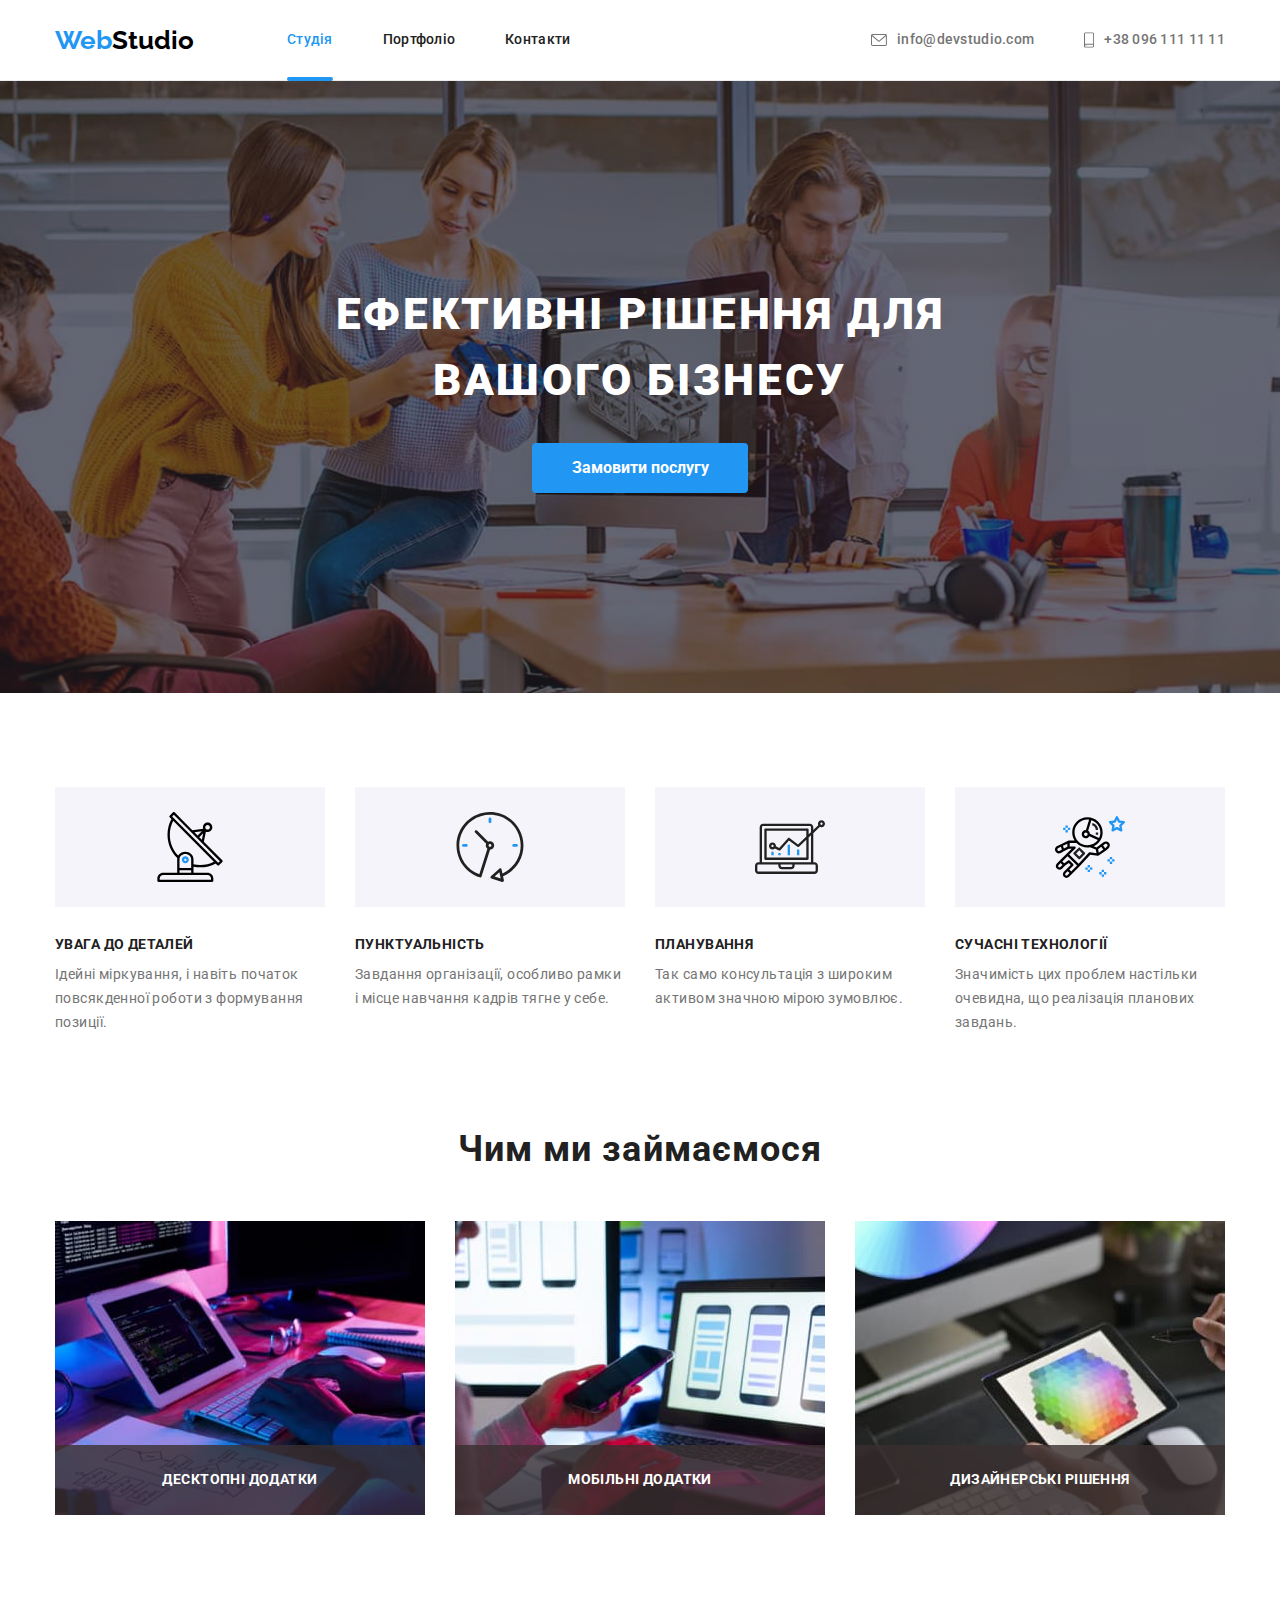
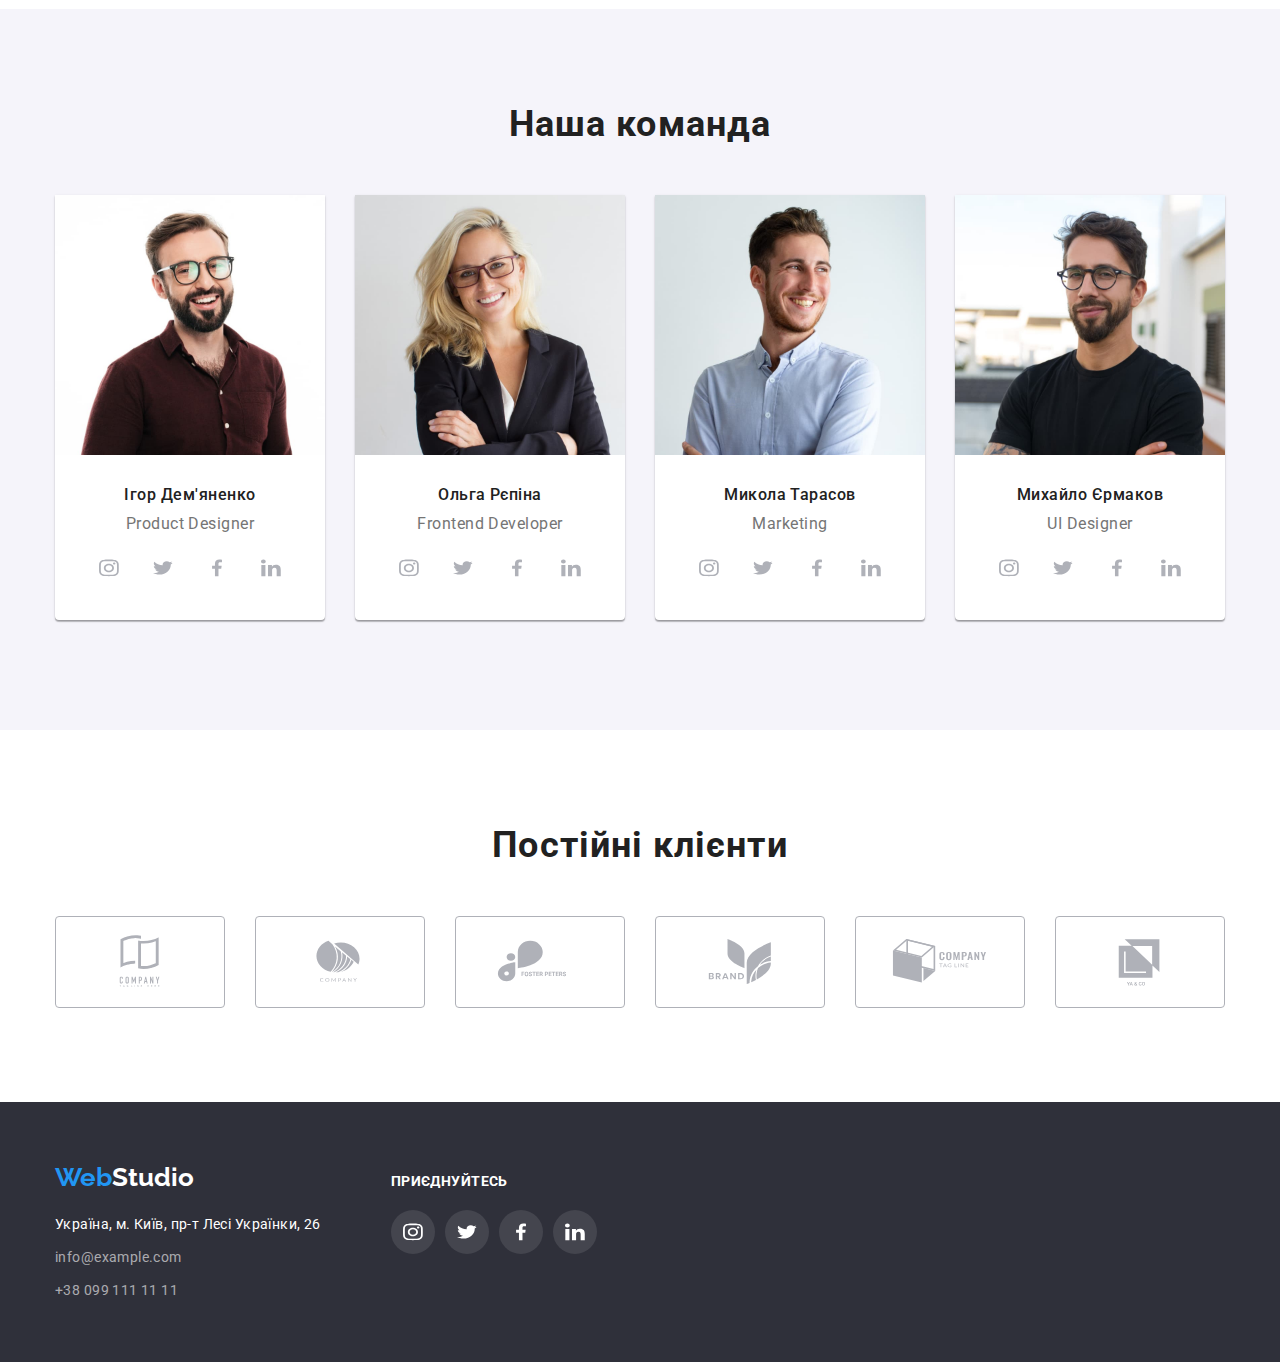
<file: index.html>
<!DOCTYPE html>
<html lang="uk">
  <head>
    <meta charset="UTF-8" />
    <meta http-equiv="X-UA-Compatible" content="IE=edge" />
    <meta name="viewport" content="width=device-width, initial-scale=1.0" />
    <title>WebStudio</title>
    <link rel="preconnect" href="https://fonts.googleapis.com" />
    <link rel="preconnect" href="https://fonts.gstatic.com" crossorigin />
    <link
      href="https://fonts.googleapis.com/css2?family=Raleway:wght@700&family=Roboto:wght@400;500;700;900&display=swap"
      rel="stylesheet"
    />
    <link
      rel="stylesheet"
      href="https://cdnjs.cloudflare.com/ajax/libs/modern-normalize/1.1.0/modern-normalize.min.css"
    />
    <link rel="stylesheet" href="./css/styles.css" />
  </head>
  <body>
    <!-- хедер -->
    <header class="header">
      <div class="container container-header">
        <nav class="header-nav">
          <a lang="en" class="logo" href="./index.html"
            ><span class="blue-logo">Web</span>Studio
          </a>
          <ul class="header-list list">
            <li class="header-item">
              <a href="" class="link current header-link link">Студія</a>
            </li>
            <li class="header-item">
              <a class="header-link link" href="./portfolio.html">Портфоліо</a>
            </li>
            <li class="header-item">
              <a class="header-link link" href="">Контакти</a>
            </li>
          </ul>
        </nav>
        <!-- навигация авторизации -->
        <ul class="header-auth list">
          <li class="auth-item">
            <a href="mailto:info@devstudio.com" class="header-contact link">
              <svg class="header-icon" width="16" height="12">
                <use href="./images/symbol-defs.svg#icon-mail"></use>
              </svg>
              info@devstudio.com</a
            >
          </li>
          <li class="auth-item">
            <a href="tel:+380961111111" class="header-contact link">
              <svg class="header-icon" width="10" height="16">
                <use href="./images/symbol-defs.svg#icon-smartphone"></use>
              </svg>
              +38 096 111 11 11</a
            >
          </li>
        </ul>
      </div>
    </header>
    <main>
      <!-- герой -->
      <section class="hero">
        <div class="container">
          <h1 class="hero-title">Ефективні рішення для вашого бізнесу</h1>
          <button type="button" class="hero-btn cursor" data-modal-open>
            Замовити послугу
          </button>
        </div>
      </section>

      <section class="section-feature">
        <div class="container">
          <!-- скрыт заголовок h2 -->
          <h2 class="visually-hidden">Преимущества</h2>
          <!-- наши преимущества -->
          <ul class="feature-list list">
            <li class="feature-item">
              <div class="thumb">
                <svg class="icon-antenna" width="70" height="70">
                  <use href="./images/symbol-defs.svg#icon-antenna"></use>
                </svg>
              </div>
              <h3 class="feature-title">УВАГА ДО ДЕТАЛЕЙ</h3>
              <p class="feature-text">
                Ідейні міркування, і навіть початок повсякденної роботи з
                формування позиції.
              </p>
            </li>
            <li class="feature-item">
              <div class="thumb">
                <svg class="icon-clock" width="70" height="70">
                  <use href="./images/symbol-defs.svg#icon-clock"></use>
                </svg>
              </div>
              <h3 class="feature-title">ПУНКТУАЛЬНІСТЬ</h3>
              <p class="feature-text">
                Завдання організації, особливо рамки і місце навчання кадрів
                тягне у себе.
              </p>
            </li>
            <li class="feature-item">
              <div class="thumb">
                <svg class="icon-diagram" width="70" height="70">
                  <use href="./images/symbol-defs.svg#icon-diagram"></use>
                </svg>
              </div>
              <h3 class="feature-title">ПЛАНУВАННЯ</h3>
              <p class="feature-text">
                Так само консультація з широким активом значною мірою зумовлює.
              </p>
            </li>
            <li class="feature-item">
              <div class="thumb">
                <svg class="icon-astronaut" width="70" height="70">
                  <use href="./images/symbol-defs.svg#icon-astronaut"></use>
                </svg>
              </div>
              <h3 class="feature-title">СУЧАСНІ ТЕХНОЛОГІЇ</h3>
              <p class="feature-text">
                Значимість цих проблем настільки очевидна, що реалізація
                планових завдань.
              </p>
            </li>
          </ul>
        </div>
      </section>

      <section class="section-title section">
        <div class="container">
          <!-- чем мы занимаемся -->
          <h3 class="work">Чим ми займаємося</h3>
          <ul class="work-list list">
            <li class="work-item">
              <img
                src="./images/decktop.jpg"
                alt="компьютер"
                width="370"
                height="294"
              />
              <!-- <div class="work-project"> -->
              <p class="work-text">Десктопні додатки</p>
              <!-- </div> -->
            </li>

            <li class="work-item">
              <img src="./images/mobile.jpg" alt="мобильный" width="370" />
              <p class="work-text">Мобільні додатки</p>
            </li>
            <li class="work-item">
              <img src="./images/tab.jpg" alt="планшет" width="370" />
              <p class="work-text">Дизайнерські рішення</p>
            </li>
          </ul>
        </div>
      </section>

      <section class="section-staff section">
        <div class="container">
          <!-- наша команда -->
          <h3 class="staff">Наша команда</h3>
          <ul class="staff-list list">
            <li class="staff-item">
              <img src="./images/Igor.jpg" alt="Ігор" width="270" />
              <div class="staff-id">
                <h4 class="staff-title">Ігор Дем'яненко</h4>
                <p class="staff-text">Product Designer</p>
                <ul class="soc-list">
                  <li class="soc-item">
                    <a href="" class="soc-link link">
                      <svg class="soc-icon" width="20" height="20">
                        <use
                          href="./images/symbol-defs.svg#icon-instagram"
                        ></use>
                      </svg>
                    </a>
                  </li>
                  <li class="soc-item">
                    <a href="" class="soc-link link">
                      <svg class="soc-icon" width="20" height="20">
                        <use href="./images/symbol-defs.svg#icon-twitter"></use>
                      </svg>
                    </a>
                  </li>
                  <li class="soc-item">
                    <a href="" class="soc-link link"
                      ><svg class="soc-icon" width="20" height="20">
                        <use
                          href="./images/symbol-defs.svg#icon-facebook"
                        ></use>
                      </svg>
                    </a>
                  </li>
                  <li class="soc-item">
                    <a href="" class="soc-link link"
                      ><svg class="soc-icon" width="20" height="20">
                        <use
                          href="./images/symbol-defs.svg#icon-linkedin"
                        ></use>
                      </svg>
                    </a>
                  </li>
                </ul>
              </div>
            </li>
            <li class="staff-item">
              <img src="./images/Olga.jpg" alt="Ольга" width="270" />
              <div class="staff-id">
                <h4 class="staff-title">Ольга Рєпіна</h4>
                <p class="staff-text">Frontend Developer</p>
                <ul class="soc-list">
                  <li class="soc-item">
                    <a href="" class="soc-link link">
                      <svg class="soc-icon" width="20" height="20">
                        <use
                          href="./images/symbol-defs.svg#icon-instagram"
                        ></use>
                      </svg>
                    </a>
                  </li>
                  <li class="soc-item">
                    <a href="" class="soc-link link">
                      <svg class="soc-icon" width="20" height="20">
                        <use href="./images/symbol-defs.svg#icon-twitter"></use>
                      </svg>
                    </a>
                  </li>
                  <li class="soc-item">
                    <a href="" class="soc-link link"
                      ><svg class="soc-icon" width="20" height="20">
                        <use
                          href="./images/symbol-defs.svg#icon-facebook"
                        ></use>
                      </svg>
                    </a>
                  </li>
                  <li class="soc-item">
                    <a href="" class="soc-link link"
                      ><svg class="soc-icon" width="20" height="20">
                        <use
                          href="./images/symbol-defs.svg#icon-linkedin"
                        ></use>
                      </svg>
                    </a>
                  </li>
                </ul>
              </div>
            </li>
            <li class="staff-item">
              <img src="./images/Mykola.jpg" alt="Микола" width="270" />
              <div class="staff-id">
                <h4 class="staff-title">Микола Тарасов</h4>
                <p class="staff-text">Marketing</p>
                <ul class="soc-list">
                  <li class="soc-item">
                    <a href="" class="soc-link link">
                      <svg class="soc-icon" width="20" height="20">
                        <use
                          href="./images/symbol-defs.svg#icon-instagram"
                        ></use>
                      </svg>
                    </a>
                  </li>
                  <li class="soc-item">
                    <a href="" class="soc-link link">
                      <svg class="soc-icon" width="20" height="20">
                        <use href="./images/symbol-defs.svg#icon-twitter"></use>
                      </svg>
                    </a>
                  </li>
                  <li class="soc-item">
                    <a href="" class="soc-link link"
                      ><svg class="soc-icon" width="20" height="20">
                        <use
                          href="./images/symbol-defs.svg#icon-facebook"
                        ></use>
                      </svg>
                    </a>
                  </li>
                  <li class="soc-item">
                    <a href="" class="soc-link link"
                      ><svg class="soc-icon" width="20" height="20">
                        <use
                          href="./images/symbol-defs.svg#icon-linkedin"
                        ></use>
                      </svg>
                    </a>
                  </li>
                </ul>
              </div>
            </li>
            <li class="staff-item">
              <img src="./images/Mykhaylo.jpg" alt="Михайло" width="270" />
              <div class="staff-id">
                <h4 class="staff-title">Михайло Єрмаков</h4>
                <p class="staff-text">UI Designer</p>
                <ul class="soc-list">
                  <li class="soc-item">
                    <a href="" class="soc-link link">
                      <svg class="soc-icon" width="20" height="20">
                        <use
                          href="./images/symbol-defs.svg#icon-instagram"
                        ></use>
                      </svg>
                    </a>
                  </li>
                  <li class="soc-item">
                    <a href="" class="soc-link link">
                      <svg class="soc-icon" width="20" height="20">
                        <use href="./images/symbol-defs.svg#icon-twitter"></use>
                      </svg>
                    </a>
                  </li>
                  <li class="soc-item">
                    <a href="" class="soc-link link"
                      ><svg class="soc-icon" width="20" height="20">
                        <use
                          href="./images/symbol-defs.svg#icon-facebook"
                        ></use>
                      </svg>
                    </a>
                  </li>
                  <li class="soc-item">
                    <a href="" class="soc-link link"
                      ><svg class="soc-icon" width="20" height="20">
                        <use
                          href="./images/symbol-defs.svg#icon-linkedin"
                        ></use>
                      </svg>
                    </a>
                  </li>
                </ul>
              </div>
            </li>
          </ul>
        </div>
      </section>
      <!-- постоянные клиенты -->
      <section class="clients">
        <div class="container">
          <h3 class="client-title">Постійні клієнти</h3>
          <ul class="client-list list">
            <li class="client-item">
              <a href="" class="client-link link">
                <svg class="icon-logo" width="106" height="60">
                  <use href="./images/symbol-defs.svg#icon-logo"></use>
                </svg>
              </a>
            </li>
            <li class="client-item">
              <a href="" class="client-link link">
                <svg class="icon-logo" width="106" height="60">
                  <use href="./images/symbol-defs.svg#icon-logo-2"></use>
                </svg>
              </a>
            </li>
            <li class="client-item">
              <a href="" class="client-link link">
                <svg class="icon-logo" width="106" height="60">
                  <use href="./images/symbol-defs.svg#icon-logo-3"></use>
                </svg>
              </a>
            </li>
            <li class="client-item">
              <a href="" class="client-link link">
                <svg class="icon-logo" width="106" height="60">
                  <use href="./images/symbol-defs.svg#icon-logo-4"></use>
                </svg>
              </a>
            </li>
            <li class="client-item">
              <a href="" class="client-link link">
                <svg class="icon-logo" width="106" height="60">
                  <use href="./images/symbol-defs.svg#icon-logo-5"></use>
                </svg>
              </a>
            </li>
            <li class="client-item">
              <a href="" class="client-link link">
                <svg class="icon-logo" width="106" height="60">
                  <use href="./images/symbol-defs.svg#icon-logo-6"></use>
                </svg>
              </a>
            </li>
          </ul>
        </div>
      </section>
    </main>
    <!-- футер -->
    <footer class="footer">
      <div class="footer-container container">
        <div class="contact-wrap">
          <a lang="en" class="footer-logo" href="./index.html"
            ><span class="blue-logo">Web</span>Studio
          </a>
          <ul class="address-list list">
            <li>
              <a
                target="_blank"
                class="address-link link"
                href="https://www.google.com/maps/place/%D0%B1%D1%83%D0%BB.+%D0%9B%D0%B5%D1%81%D0%B8+%D0%A3%D0%BA%D1%80%D0%B0%D0%B8%D0%BD%D0%BA%D0%B8,+26,+%D0%9A%D0%B8%D0%B5%D0%B2,+02000/@50.4265807,30.5361971,17z/data=!3m1!4b1!4m5!3m4!1s0x40d4cf0e033ecbe9:0x57a4dffefec77da0!8m2!3d50.4265807!4d30.5383859"
              >
                Україна, м. Київ, пр-т Лесі Українки, 26
              </a>
            </li>
            <li>
              <a class="address-link mail" href="mailto:info@example.com"
                >info@example.com</a
              >
            </li>
            <li>
              <a class="address-link tel" href="tel:+380991111111"
                >+38 099 111 11 11</a
              >
            </li>
          </ul>
        </div>

        <div class="join">
          <p class="footer-text">ПРИЄДНУЙТЕСЬ</p>
          <ul class="footer-list">
            <li class="footer-item">
              <a href="" class="footer-link link">
                <svg class="footer-icon" width="20" height="20">
                  <use href="./images/symbol-defs.svg#icon-instagram"></use>
                </svg>
              </a>
            </li>
            <li class="footer-item">
              <a href="" class="footer-link link">
                <svg class="footer-icon" width="20" height="20">
                  <use href="./images/symbol-defs.svg#icon-twitter"></use>
                </svg>
              </a>
            </li>
            <li class="footer-item">
              <a href="" class="footer-link link">
                <svg class="footer-icon" width="20" height="20">
                  <use href="./images/symbol-defs.svg#icon-facebook"></use>
                </svg>
              </a>
            </li>
            <li class="footer-item">
              <a href="" class="footer-link link">
                <svg class="footer-icon" width="20" height="20">
                  <use href="./images/symbol-defs.svg#icon-linkedin"></use>
                </svg>
              </a>
            </li>
          </ul>
        </div>
      </div>
    </footer>
    <!-- модальное окно -->
    <div class="backdrop is-hidden" data-modal>
      <div class="modal">
        <button type="button" class="modal-close" data-modal-close>
          <svg class="icon-logo" width="18" height="18">
            <use href="./images/symbol-defs.svg#icon-close"></use>
          </svg>
        </button>
      </div>
    </div>
    <script src="./js/modal.js"></script>
  </body>
</html>
</file>
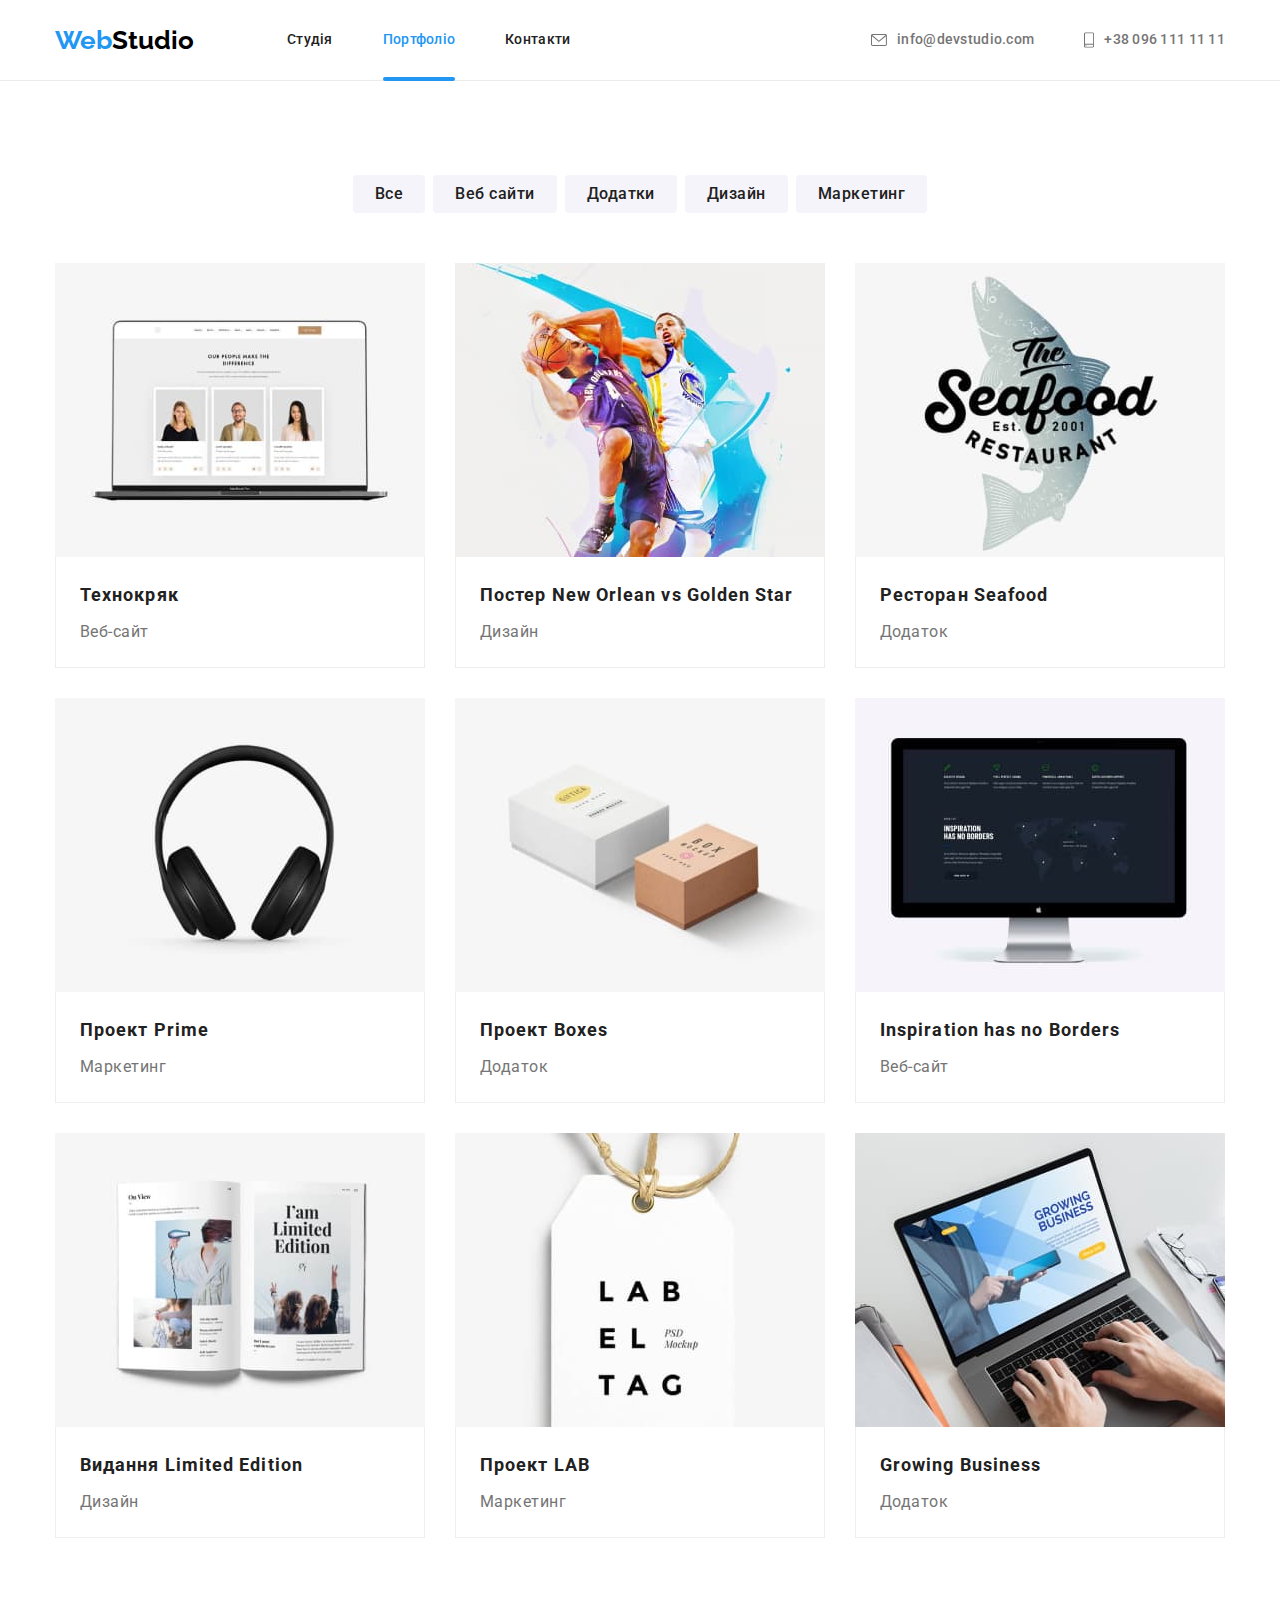
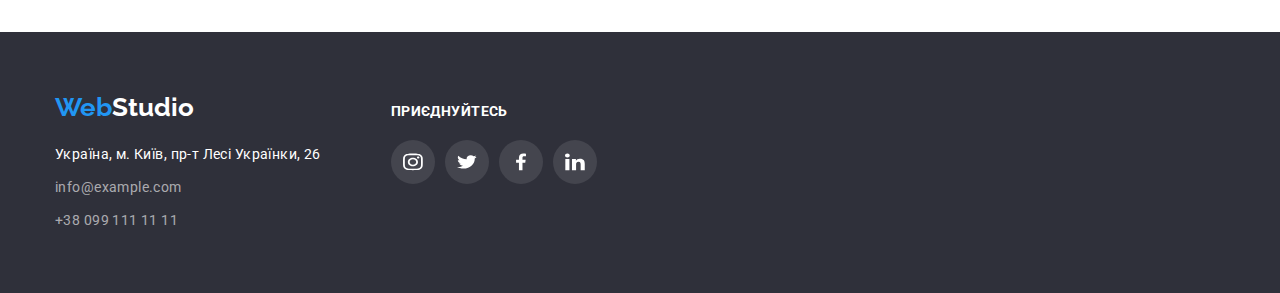
<file: portfolio.html>
<!DOCTYPE html>
<html lang="uk">
  <head>
    <meta charset="UTF-8" />
    <meta http-equiv="X-UA-Compatible" content="IE=edge" />
    <meta name="viewport" content="width=device-width, initial-scale=1.0" />
    <title>WebStudio</title>
    <link rel="preconnect" href="https://fonts.googleapis.com" />
    <link rel="preconnect" href="https://fonts.gstatic.com" crossorigin />
    <link
      href="https://fonts.googleapis.com/css2?family=Raleway:wght@700&family=Roboto:wght@400;500;700;900&display=swap"
      rel="stylesheet"
    />
    <link
      rel="stylesheet"
      href="https://cdnjs.cloudflare.com/ajax/libs/modern-normalize/1.1.0/modern-normalize.min.css"
    />
    <link rel="stylesheet" href="./css/styles.css" />
  </head>
  <body>
    <!-- хедер -->
    <header class="header">
      <div class="container container-header">
        <nav class="header-nav">
          <a lang="en" class="logo" href="./index.html"
            ><span class="blue-logo">Web</span>Studio
          </a>
          <ul class="header-list list">
            <li class="header-item">
              <a href="./index.html" class="link header-link link">Студія</a>
            </li>
            <li class="header-item">
              <a class="header-link link current" href="">Портфоліо</a>
            </li>
            <li class="header-item">
              <a class="header-link link" href="">Контакти</a>
            </li>
          </ul>
        </nav>
        <!-- навигация авторизации -->
        <ul class="header-auth list">
          <li class="auth-item">
            <a href="mailto:info@devstudio.com" class="header-contact link">
              <svg class="header-icon" width="16" height="12">
                <use href="./images/symbol-defs.svg#icon-mail"></use>
              </svg>
              info@devstudio.com</a
            >
          </li>
          <li class="auth-item">
            <a href="tel:+380961111111" class="header-contact link">
              <svg class="header-icon" width="10" height="16">
                <use href="./images/symbol-defs.svg#icon-smartphone"></use>
              </svg>
              +38 096 111 11 11</a
            >
          </li>
        </ul>
      </div>
    </header>
    <!-- портфолио -->
    <main class="main-portfolio">
      <section class="section-portfolio">
        <div class="container">
          <ul class="button-list list cursor">
            <li class="button-item">
              <button type="button" class="button-portfolio cursor">Все</button>
            </li>
            <li class="button-item">
              <button type="button" class="button-portfolio cursor">
                Веб сайти
              </button>
            </li>
            <li class="button-item">
              <button type="button" class="button-portfolio cursor">
                Додатки
              </button>
            </li>
            <li class="button-item">
              <button type="button" class="button-portfolio cursor">
                Дизайн
              </button>
            </li>
            <li>
              <button type="button" class="button-portfolio cursor">
                Маркетинг
              </button>
            </li>
          </ul>
          <!-- вставить и скрыть заголовок h1 -->
          <h1 class="visually-hidden">Наші работи</h1>
          <!-- карточки портфолио -->
          <ul class="picture-list list">
            <li class="picture-item">
              <a href="" class="picture-link">
                <div class="hidden-item">
                  <img
                    src="./images/Technokryak.jpg"
                    alt="Технокряк"
                    width="370"
                  />
                  <p class="hidden-text">
                    Ресурс пропонує комплексні пропозиції з різним рівнем
                    функціоналу та сервісів. Все це дозволить відвідувачу
                    отримати вичерпні відомості про компанію чи приватну особу
                  </p>
                </div>
                <div class="card-content">
                  <h2 class="picture-title">Технокряк</h2>
                  <p class="picture-text">Веб-сайт</p>
                </div>
              </a>
            </li>
            <li class="picture-item">
              <a href="" class="picture-link">
                <div class="hidden-item">
                  <img
                    src="./images/Basket-poster.jpg"
                    alt="Постер New Orlean vs Golden Star"
                    width="370"
                  />
                  <p class="hidden-text">
                    Lorem ipsum dolor sit amet consectetur adipisicing elit.
                    Ducimus numquam expedita necessitatibus consectetur corporis
                    qui distinctio laboriosam. Tenetur, cumque quidem?
                  </p>
                </div>
                <div class="card-content">
                  <h2 class="picture-title">
                    Постер New Orlean vs Golden Star
                  </h2>
                  <p class="picture-text">Дизайн</p>
                </div>
              </a>
            </li>
            <li class="picture-item">
              <a href="" class="picture-link">
                <div class="hidden-item">
                  <img
                    src="./images/Restaurant.jpg"
                    alt="Ресторан Seafood"
                    width="370"
                  />
                  <p class="hidden-text">
                    Ресурс пропонує комплексні пропозиції з різним рівнем
                    функціоналу та сервісів. Все це дозволить відвідувачу
                    отримати вичерпні відомості про компанію чи приватну особу
                  </p>
                </div>
                <div class="card-content">
                  <h2 class="picture-title">Ресторан Seafood</h2>
                  <p class="picture-text">Додаток</p>
                </div>
              </a>
            </li>
            <li class="picture-item">
              <a href="" class="picture-link">
                <div class="hidden-item">
                  <img
                    src="./images/Project-prime.jpg"
                    alt="Проект Prime"
                    width="370"
                  />
                  <p class="hidden-text">
                    Ресурс пропонує комплексні пропозиції з різним рівнем
                    функціоналу та сервісів. Все це дозволить відвідувачу
                    отримати вичерпні відомості про компанію чи приватну особу
                  </p>
                </div>
                <div class="card-content">
                  <h2 class="picture-title">Проект Prime</h2>
                  <p class="picture-text">Маркетинг</p>
                </div>
              </a>
            </li>
            <li class="picture-item">
              <a href="" class="picture-link">
                <div class="hidden-item">
                  <img
                    src="./images/Project-box.jpg"
                    alt="Проект Prime"
                    width="370"
                  />
                  <p class="hidden-text">
                    Ресурс пропонує комплексні пропозиції з різним рівнем
                    функціоналу та сервісів. Все це дозволить відвідувачу
                    отримати вичерпні відомості про компанію чи приватну особу
                  </p>
                </div>

                <div class="card-content">
                  <h2 class="picture-title">Проект Boxes</h2>
                  <p class="picture-text">Додаток</p>
                </div>
              </a>
            </li>
            <li class="picture-item">
              <a href="" class="picture-link">
                <div class="hidden-item">
                  <img
                    src="./images/Inspriration.jpg"
                    alt="Inspiration has no Borders"
                    width="370"
                  />
                  <p class="hidden-text">
                    Ресурс пропонує комплексні пропозиції з різним рівнем
                    функціоналу та сервісів. Все це дозволить відвідувачу
                    отримати вичерпні відомості про компанію чи приватну особу
                  </p>
                </div>
                <div class="card-content">
                  <h2 class="picture-title">Inspiration has no Borders</h2>
                  <p class="picture-text">Веб-сайт</p>
                </div>
              </a>
            </li>
            <li class="picture-item">
              <a href="" class="picture-link">
                <div class="hidden-item">
                  <img
                    src="./images/Publication.jpg"
                    alt="Издание Limited Edition"
                    width="370"
                  />
                  <p class="hidden-text">
                    Ресурс пропонує комплексні пропозиції з різним рівнем
                    функціоналу та сервісів. Все це дозволить відвідувачу
                    отримати вичерпні відомості про компанію чи приватну особу
                  </p>
                </div>
                <div class="card-content">
                  <h2 class="picture-title">Видання Limited Edition</h2>
                  <p class="picture-text">Дизайн</p>
                </div>
              </a>
            </li>
            <li class="picture-item">
              <a href="" class="picture-link">
                <div class="hidden-item">
                  <img
                    src="./images/Project-lab.jpg"
                    alt="Проект LAB"
                    width="370"
                  />
                  <p class="hidden-text">
                    Ресурс пропонує комплексні пропозиції з різним рівнем
                    функціоналу та сервісів. Все це дозволить відвідувачу
                    отримати вичерпні відомості про компанію чи приватну особу
                  </p>
                </div>
                <div class="card-content">
                  <h2 class="picture-title">Проект LAB</h2>
                  <p class="picture-text">Маркетинг</p>
                </div>
              </a>
            </li>
            <li class="picture-item">
              <a href="" class="picture-link">
                <div class="hidden-item">
                  <img
                    src="./images/business.jpg"
                    alt="Growing Business"
                    width="370"
                  />
                  <p class="hidden-text">
                    Lorem ipsum dolor sit, amet consectetur adipisicing elit.
                    Tempore incidunt maiores in! Adipisci consectetur fugit
                    repellendus cum eveniet laudantium dolore!
                  </p>
                </div>
                <div class="card-content">
                  <h2 class="picture-title">Growing Business</h2>
                  <p class="picture-text">Додаток</p>
                </div>
              </a>
            </li>
          </ul>
        </div>
      </section>
    </main>
    <!--футер -->
    <footer class="footer">
      <div class="footer-container container">
        <div class="contact-wrap">
          <a lang="en" class="footer-logo" href="./index.html"
            ><span class="blue-logo">Web</span>Studio
          </a>
          <ul class="address-list list">
            <li>
              <a
                target="_blank"
                class="address-link link"
                href="https://www.google.com/maps/place/%D0%B1%D1%83%D0%BB.+%D0%9B%D0%B5%D1%81%D0%B8+%D0%A3%D0%BA%D1%80%D0%B0%D0%B8%D0%BD%D0%BA%D0%B8,+26,+%D0%9A%D0%B8%D0%B5%D0%B2,+02000/@50.4265807,30.5361971,17z/data=!3m1!4b1!4m5!3m4!1s0x40d4cf0e033ecbe9:0x57a4dffefec77da0!8m2!3d50.4265807!4d30.5383859"
              >
                Україна, м. Київ, пр-т Лесі Українки, 26
              </a>
            </li>
            <li>
              <a class="address-link mail" href="mailto:info@example.com"
                >info@example.com</a
              >
            </li>
            <li>
              <a class="address-link tel" href="tel:+380991111111"
                >+38 099 111 11 11</a
              >
            </li>
          </ul>
        </div>

        <div class="join">
          <p class="footer-text">ПРИЄДНУЙТЕСЬ</p>
          <ul class="footer-list">
            <li class="footer-item">
              <a href="" class="footer-link link">
                <svg class="footer-icon" width="20" height="20">
                  <use href="./images/symbol-defs.svg#icon-instagram"></use>
                </svg>
              </a>
            </li>
            <li class="footer-item">
              <a href="" class="footer-link link">
                <svg class="footer-icon" width="20" height="20">
                  <use href="./images/symbol-defs.svg#icon-twitter"></use>
                </svg>
              </a>
            </li>
            <li class="footer-item">
              <a href="" class="footer-link link">
                <svg class="footer-icon" width="20" height="20">
                  <use href="./images/symbol-defs.svg#icon-facebook"></use>
                </svg>
              </a>
            </li>
            <li class="footer-item">
              <a href="" class="footer-link link">
                <svg class="footer-icon" width="20" height="20">
                  <use href="./images/symbol-defs.svg#icon-linkedin"></use>
                </svg>
              </a>
            </li>
          </ul>
        </div>
      </div>
    </footer>
  </body>
</html>
</file>
<file: css/styles.css>
:root {
  --primary-text-color: #212121;
  --title-text-color: #757575;
  --acсent-color: #2196f3;
  --primary-white-color: #ffffff;
}
/* основной текста #212121*/
/* вторичный цвет текста #757575*/
/* акцент #2196F3*/
/* белый #FFFFFF */
p,
h1,
h2,
h3,
h4,
h5,
h6 {
  margin: 0;
}
ul,
ol {
  margin: 0;
  padding-left: 0;
}
address {
  font-style: normal;
}
body {
  color: var(--primary-text-color);
  font-family: "Roboto", "sans-serif";
  background-color: var(--primary-white-color);
}
img {
  display: block;
  max-width: 100%;
  height: auto;
}

.list {
  list-style: none;
}
.link {
  text-decoration: none;
}
.section {
  padding-top: 94px;
}
/* хедер навигация  */

.container {
  max-width: 1200px;
  margin-left: auto;
  margin-right: auto;
  padding-left: 15px;
  padding-right: 15px;
}

.header-link {
  display: block;
  padding-top: 32px;
  padding-bottom: 32px;
  color: #212121;
  font-weight: 500;
  font-size: 14px;
  line-height: 1.14;
  letter-spacing: 0.02em;

  transition-property: color;
  transition-duration: 250ms;
  transition-timing-function: cubic-bezier(0.4, 0, 0.2, 1);
  transition-delay: 0ms;
}

.header-link:hover,
.header-link:focus {
  color: var(--acсent-color);
  outline: none;
}

.header-nav {
  display: flex;
  align-items: center;
}
.header-list {
  display: flex;
  margin-left: 93px;
  padding: 0;
}

.header-nav .header-item + .header-item {
  margin-left: 50px;
}

.header-link.current {
  color: var(--acсent-color);
}
.current {
  position: relative;
}
.current::after {
  content: "";
  display: block;
  position: absolute;
  bottom: -1px;
  left: 0;
  width: 100%;
  height: 4px;
  border-radius: 2px;
  background-color: var(--acсent-color);
}

.container-header {
  display: flex;
}
.logo {
  color: #000000;
  font-family: "raleway";
  font-style: normal;
  font-weight: 700;
  font-size: 26px;
  line-height: 1.19;
  text-decoration: none;
}

.blue-logo {
  color: var(--acсent-color);
}

.header {
  align-items: center;
  border-bottom: 1px solid #ececec;
}

/* навигация авторизации */
.header-auth {
  display: flex;
  gap: 50px;
  margin-left: auto;
  align-items: center;
}

.header-contact {
  color: var(--title-text-color);
  font-weight: 500;
  font-size: 14px;
  line-height: 1.14;
  letter-spacing: 0.02em;
  padding: 32px 0;
  display: flex;
  align-items: center;
  transition-property: color;
  transition-duration: 250ms;
  transition-timing-function: cubic-bezier(0.4, 0, 0.2, 1);
  transition-delay: 0ms;
}
.header-contact:hover,
.header-contact:focus {
  color: var(--acсent-color);
  outline: none;
}

.header-icon {
  margin-right: 10px;
  align-items: center;
  fill: currentColor;
}

/* ----------герой--------*/

.hero {
  text-align: center;
  padding: 200px 0px;
  background-image: linear-gradient(
      rgba(47, 48, 58, 0.4),
      rgba(47, 48, 58, 0.4)
    ),
    url(../images/Img-bg.jpg);
  background-size: cover;
  background-repeat: no-repeat;
  background-position: center;
  background-color: #c4c4c4;
}
.hero-title {
  color: var(--primary-white-color);
  font-weight: 900;
  font-size: 44px;
  line-height: 1.5;
  letter-spacing: 0.06em;
  text-transform: uppercase;
  margin-bottom: 30px;
  max-width: 696px;
  margin-left: auto;
  margin-right: auto;
}
.hero-btn {
  color: #ffffff;
  background-color: #2196f3;
  border: none;
  font-family: "Roboto", "sans-serif";
  font-weight: 700;
  font-size: 16px;
  line-height: 1.88;
  border-radius: 4px;
  min-width: 216px;
  padding: 10px 32px;
  text-align: center;
  display: inline-block;
}
.hero-btn:hover,
.hero-btn:focus {
  color: #ffffff;
  background-color: #188ce8;
  outline: none;
}

/* ---наши преимущества, заголовок скрыт ----*/
.visually-hidden {
  position: absolute;
  width: 1px;
  height: 1px;
  margin: -1px;
  border: 0;
  padding: 0;
  white-space: nowrap;
  clip-path: inset(100%);
  clip: rect(0 0 0 0);
  overflow: hidden;
}
.thumb {
  display: flex;
  justify-content: center;
  align-items: center;
  background-color: #f5f4fa;
  width: 270px;
  height: 120px;
  margin-bottom: 30px;
}
.feature-list {
  display: flex;
  flex-wrap: wrap;
  column-gap: 30px;
}
.section-feature {
  padding-top: 94px;
}

.feature-item {
  width: calc((100% - 90px) / 4);
}

.feature-title {
  font-weight: 700;
  font-size: 14px;
  line-height: 1.14;
  letter-spacing: 0.03em;
  margin-bottom: 10px;
}

.feature-text {
  color: var(--title-text-color);
  font-size: 14px;
  line-height: 1.7;
  letter-spacing: 0.03em;
}
/* -----чем мы занимаемся----- */
.section-title {
  padding-bottom: 94px;
}
.work {
  font-weight: 700;
  font-size: 36px;
  line-height: 1.17;
  letter-spacing: 0.03em;
  text-align: center;
  margin-bottom: 50px;
}
.work-list {
  display: flex;
  gap: 30px;
}
.work-item {
  width: calc((100%-60px) / 3);
  position: relative;
}
.work-text {
  position: absolute;
  display: flex;
  justify-content: center;
  align-items: center;
  font-weight: 700;
  font-size: 14px;
  line-height: 1.14;
  text-align: center;
  width: 100%;
  height: 70px;

  letter-spacing: 0.03em;
  text-transform: uppercase;
  bottom: 0px;
  left: 0px;
  color: var(--primary-white-color);
  background-color: rgba(58, 47, 48, 0.8);
}

/* -----наша команда----- */
.section-staff {
  background-color: #f5f4fa;
  padding-bottom: 94px;
}
.soc-link {
  width: 44px;
  height: 44px;
  border-radius: 50%;
  background-color: var(--primary-white-color);
  display: flex;
  justify-content: center;
  align-items: center;
  color: #afb1b8;
  transition-property: background-color;
  transition-duration: 250ms;
  transition-timing-function: cubic-bezier(0.4, 0, 0.2, 1);
  transition-delay: 0ms;
}
.soc-link:hover,
.soc-link:focus {
  background-color: var(--acсent-color);
  outline: none;
}

.soc-link:hover .soc-icon,
.soc-link:focus .soc-icon {
  fill: var(--primary-white-color);
  outline: none;
}
.soc-item {
  list-style-type: none;
}
.soc-list {
  display: flex;
  justify-content: center;
  gap: 10px;
}
.soc-icon {
  fill: currentColor;
  transition-property: fill;
  transition-duration: 250ms;
  transition-timing-function: cubic-bezier(0.4, 0, 0.2, 1);
  transition-delay: 0ms;
}

.staff {
  font-weight: 700;
  font-size: 36px;
  line-height: 1.17;
  letter-spacing: 0.03em;
  text-align: center;
  margin-bottom: 50px;
}
.staff-item {
  border-radius: 0px 0px 4px 4px;
  background: #ffffff;
  box-shadow: 0px 1px 3px rgba(0, 0, 0, 0.12), 0px 1px 1px rgba(0, 0, 0, 0.14),
    0px 2px 1px rgba(0, 0, 0, 0.2);
}
.staff-list {
  display: flex;
  column-gap: 30px;
  padding-bottom: 16px;
}
.staff-title {
  font-weight: 500;
  font-size: 16px;
  line-height: 1.19;
  letter-spacing: 0.03em;
  text-align: center;
  margin-bottom: 10px;
}
.staff-text {
  color: var(--title-text-color);
  font-size: 16px;
  line-height: 1.19;
  letter-spacing: 0.03em;
  text-align: center;
  margin-bottom: 13px;
}
.staff-id {
  padding-bottom: 30px;
  padding-top: 30px;
}
.staff-item {
  width: calc((100%-90px) / 4);
}
/* ------Постоянные клиенты */
.clients {
  padding-bottom: 94px;
  padding-top: 94px;
}
.client-link {
  display: flex;
  justify-content: center;
  align-items: center;
  gap: 30px;
  border-style: solid;
  border-radius: 4px;
  border-width: 1px;
  width: 170px;
  height: 92px;
  border-color: #afb1b8;
  fill: #afb1b8;

  transition-property: fill, border-color;
  transition-duration: 250ms;
  transition-timing-function: cubic-bezier(0.4, 0, 0.2, 1);
  transition-delay: 0ms;
}
.client-link:hover,
.client-link:focus {
  border-color: var(--acсent-color);
  fill: var(--acсent-color);
  outline: none;
}

.client-list {
  display: flex;
  gap: 30px;
}
.client-title {
  font-weight: 700;
  font-size: 36px;
  line-height: 42px;
  text-align: center;
  letter-spacing: 0.03em;
  color: var(--primary-text-color);
  margin-bottom: 50px;
}

/* ------- футер ------- */
.footer {
  background-color: #2f303a;
  padding-top: 60px;
  padding-bottom: 60px;
}
.footer-logo {
  display: inline-block;
  color: #ffffff;
  font-family: "raleway";
  font-style: normal;
  font-weight: 700;
  font-size: 26px;
  line-height: 1.19;
  text-decoration: none;
  margin-bottom: 20px;
}

.address-link {
  color: #ffffff;
  font-family: "roboto";
  font-size: 14px;
  line-height: 1.71;
  letter-spacing: 0.03em;
  text-decoration: none;
  display: inline-block;
  transition-property: color;
  transition-duration: 250ms;
  transition-timing-function: cubic-bezier(0.4, 0, 0.2, 1);
  transition-delay: 0ms;
}

.address-list :not(:last-child) {
  margin-bottom: 9px;
}
.address-link:hover,
.address-link:focus {
  color: var(--acсent-color);
  outline: none;
}
.mail,
.tel {
  color: rgba(255, 255, 255, 0.6);
  font-family: "Roboto";
  font-style: normal;
  font-weight: 400;
  font-size: 14px;
  line-height: 1.71;
  letter-spacing: 0.03em;
  text-decoration: none;
}
.footer-container {
  display: flex;
  align-items: baseline;
}
.join {
  margin-left: 70px;
}
.footer-text {
  font-weight: 700;
  font-size: 14px;
  line-height: 1.14;
  letter-spacing: 0.03em;
  text-transform: uppercase;
  color: #ffffff;
  margin-bottom: 20px;
}
.footer-list :not(:last-child) {
  margin-right: 10px;
}

.footer-list {
  display: flex;
  justify-content: center;
  align-items: center;
  list-style: none;
}
.footer-link {
  width: 44px;
  height: 44px;
  border-radius: 50%;
  background-color: rgba(255, 255, 255, 0.1);
  display: flex;
  justify-content: center;
  align-items: center;
  fill: var(--primary-white-color);
  transition-property: background-color;
  transition-duration: 250ms;
  transition-timing-function: cubic-bezier(0.4, 0, 0.2, 1);
  transition-delay: 0ms;
}
.footer-link:hover,
.footer-link:focus {
  background-color: var(--acсent-color);
  outline: none;
}

/* Портфолио */

/* ------Кнопки фильтры портфолио----- */
.section-portfolio {
  padding: 94px 0;
}
.button-list {
  display: flex;
  justify-content: center;
  gap: 8px;
  margin-bottom: 50px;
}
.button-portfolio {
  color: var(--primary-text-color);
  font-family: inherit;
  background-color: #f5f4fa;
  font-weight: 500;
  font-size: 16px;
  line-height: 1.63;
  letter-spacing: 0.03em;
  border: none;
  padding: 6px 22px;
  border-radius: 4px;
  transition-property: background-color, color, box-shadow;
  transition-duration: 250ms;
  transition-timing-function: cubic-bezier(0.4, 0, 0.2, 1);
  transition-delay: 0ms;
}
.cursor {
  cursor: pointer;
}
.button-portfolio:hover,
.button-portfolio:focus {
  color: var(--primary-white-color);
  background-color: #188ce8;
  box-shadow: 0px 3px 1px rgba(0, 0, 0, 0.1), 0px 1px 2px rgba(0, 0, 0, 0.08),
    0px 2px 2px rgba(0, 0, 0, 0.12);
  outline: none;
}

/* ------карточки портфолио----- */
.picture-list {
  display: flex;
  flex-wrap: wrap;
  gap: 30px;
}

.hidden-item {
  position: relative;
  overflow: hidden;
}

.hidden-text {
  position: absolute;
  top: 0pt;
  left: 0px;
  height: 100%;
  font-weight: 400;
  font-size: 18px;
  line-height: 1.56;
  letter-spacing: 0.03em;
  padding: 63px 24px;
  color: var(--primary-white-color);
  background-color: rgba(33, 150, 243, 0.9);
  transform: translateY(100%);
  transition-duration: 250ms;
  transition-timing-function: cubic-bezier(0.4, 0, 0.2, 1);
  transition-delay: 0ms;
}
.picture-link:hover .hidden-text {
  transform: translateY(0%);
}
.picture-title {
  font-weight: 700;
  font-size: 18px;
  line-height: 2;
  letter-spacing: 0.06em;
  margin-bottom: 4px;
  text-decoration: none;
  color: var(--primary-text-color);
}

.picture-text {
  color: var(--title-text-color);
  font-size: 16px;
  line-height: 1.88;
  letter-spacing: 0.03em;
  text-decoration: none;
}

.card-content {
  padding: 20px 24px;
  border: 1px solid #eeeeee;
  border-top: 0;
}

.picture-link {
  border-radius: 4px;
  text-decoration: none;
  transition-property: box-shadow;
  transition-duration: 250ms;
  transition-timing-function: cubic-bezier(0.4, 0, 0.2, 1);
  transition-delay: 0ms;
  box-shadow: 0px 3px 1px rgba(0, 0, 0, 0.1), 0px 1px 2px rgba(0, 0, 0, 0.08),
    0px 2px 2px rgba(0, 0, 0, 0.12);
}
.picture-link:hover,
.picture-link:focus {
  display: block;
}

/* модальное окно */
.backdrop {
  position: fixed;
  top: 0;
  width: 100%;
  height: 100%;
  background-color: rgba(0, 0, 0, 0.1);
  transition: opacity 250ms cubic-bezier(0.4, 0, 0.2, 1),
    visibility 2500ms cubic-bezier(0.4, 0, 0.2, 1);
}
.backdrop.is-hidden .modal {
  transform: translate(-50%, -50%) scale(0);
}

.modal {
  width: 528px;
  min-height: 581px;
  background: #ffffff;
  box-shadow: 0px 1px 3px rgba(0, 0, 0, 0.12), 0px 1px 1px rgba(0, 0, 0, 0.14),
    0px 2px 1px rgba(0, 0, 0, 0.2);
  border-radius: 4px;
  position: absolute;
  top: 50%;
  left: 50%;
  transform: translate(-50%, -50%) scale(1);
  transition: transform 250ms cubic-bezier(0.4, 0, 0.2, 1);
}
.modal-close {
  display: flex;
  align-items: center;
  justify-content: center;
  position: absolute;
  width: 30px;
  height: 30px;
  right: 8px;
  top: 8px;
  border: 1px solid rgba(0, 0, 0, 0.1);
  border-radius: 50%;
  background-color: transparent;
  fill: #000000;
}
.is-hidden {
  opacity: 0;
  visibility: hidden;
  pointer-events: none;
}
</file>
